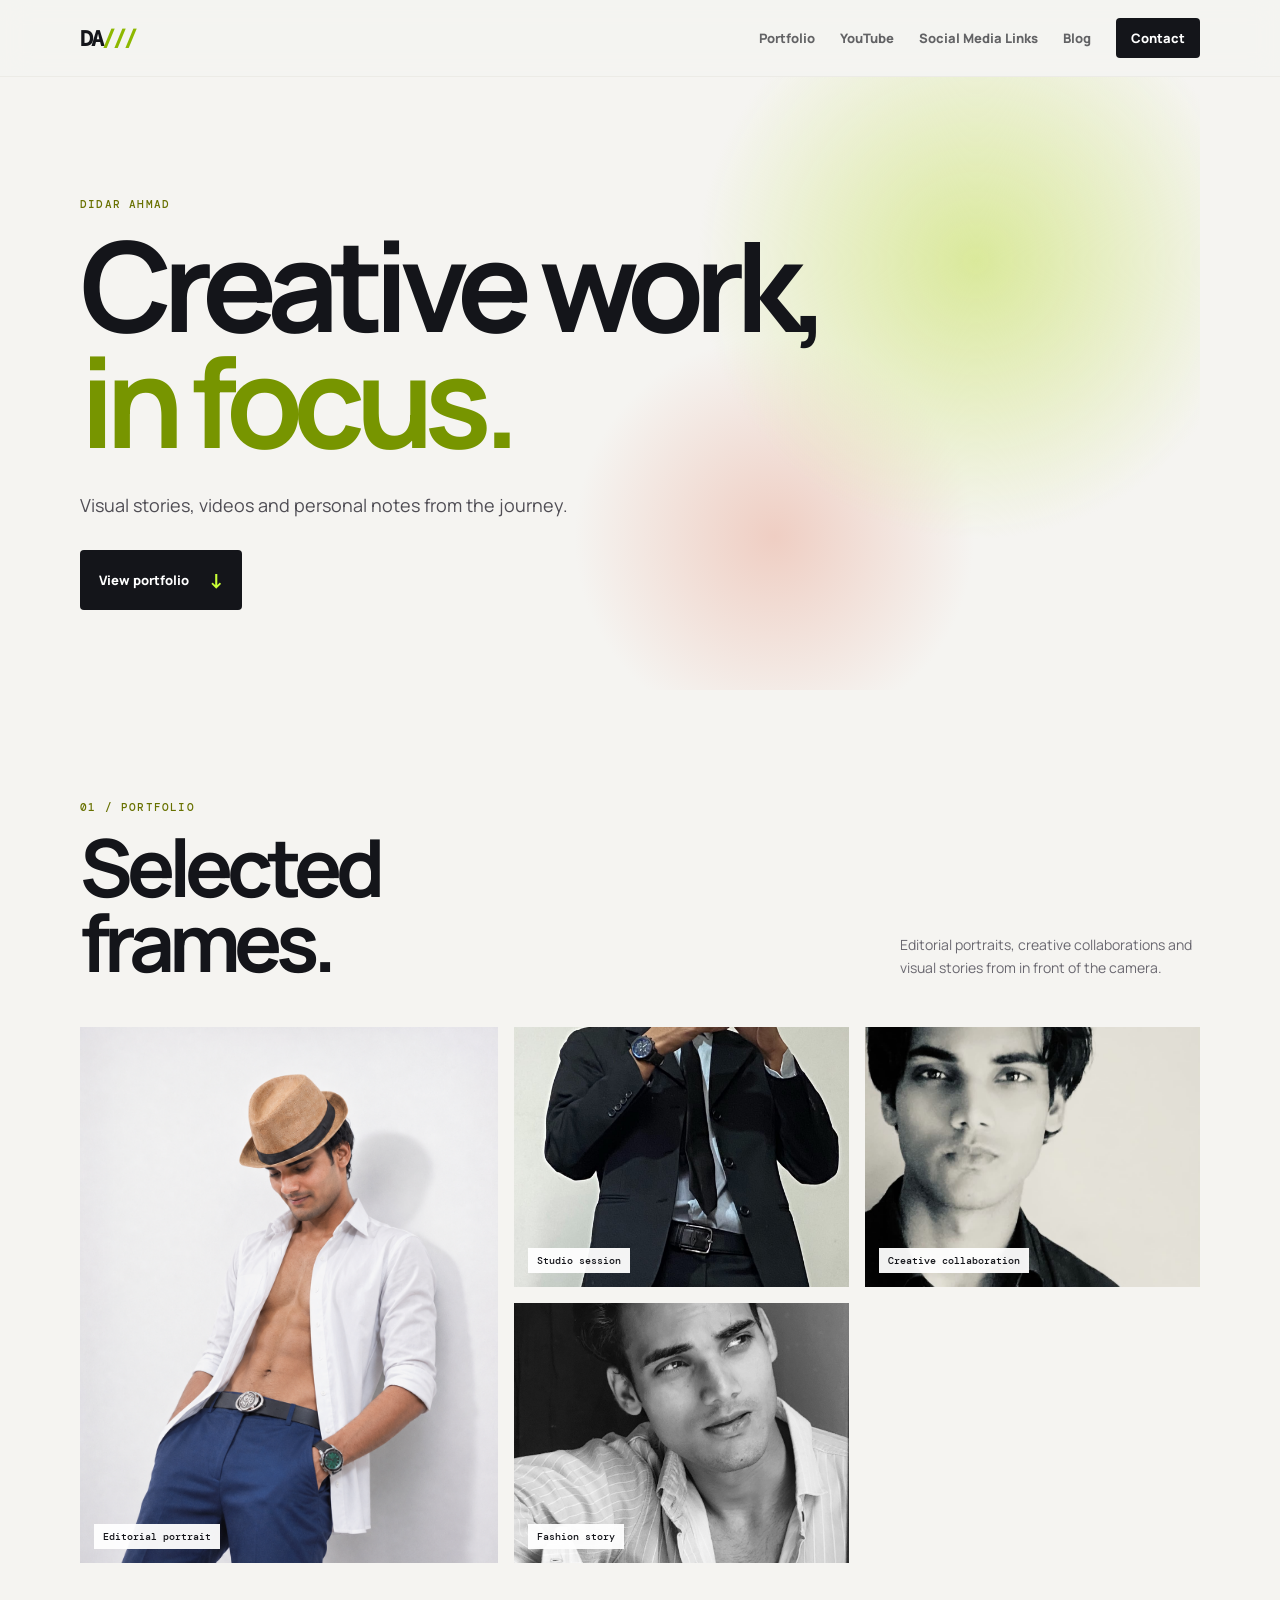
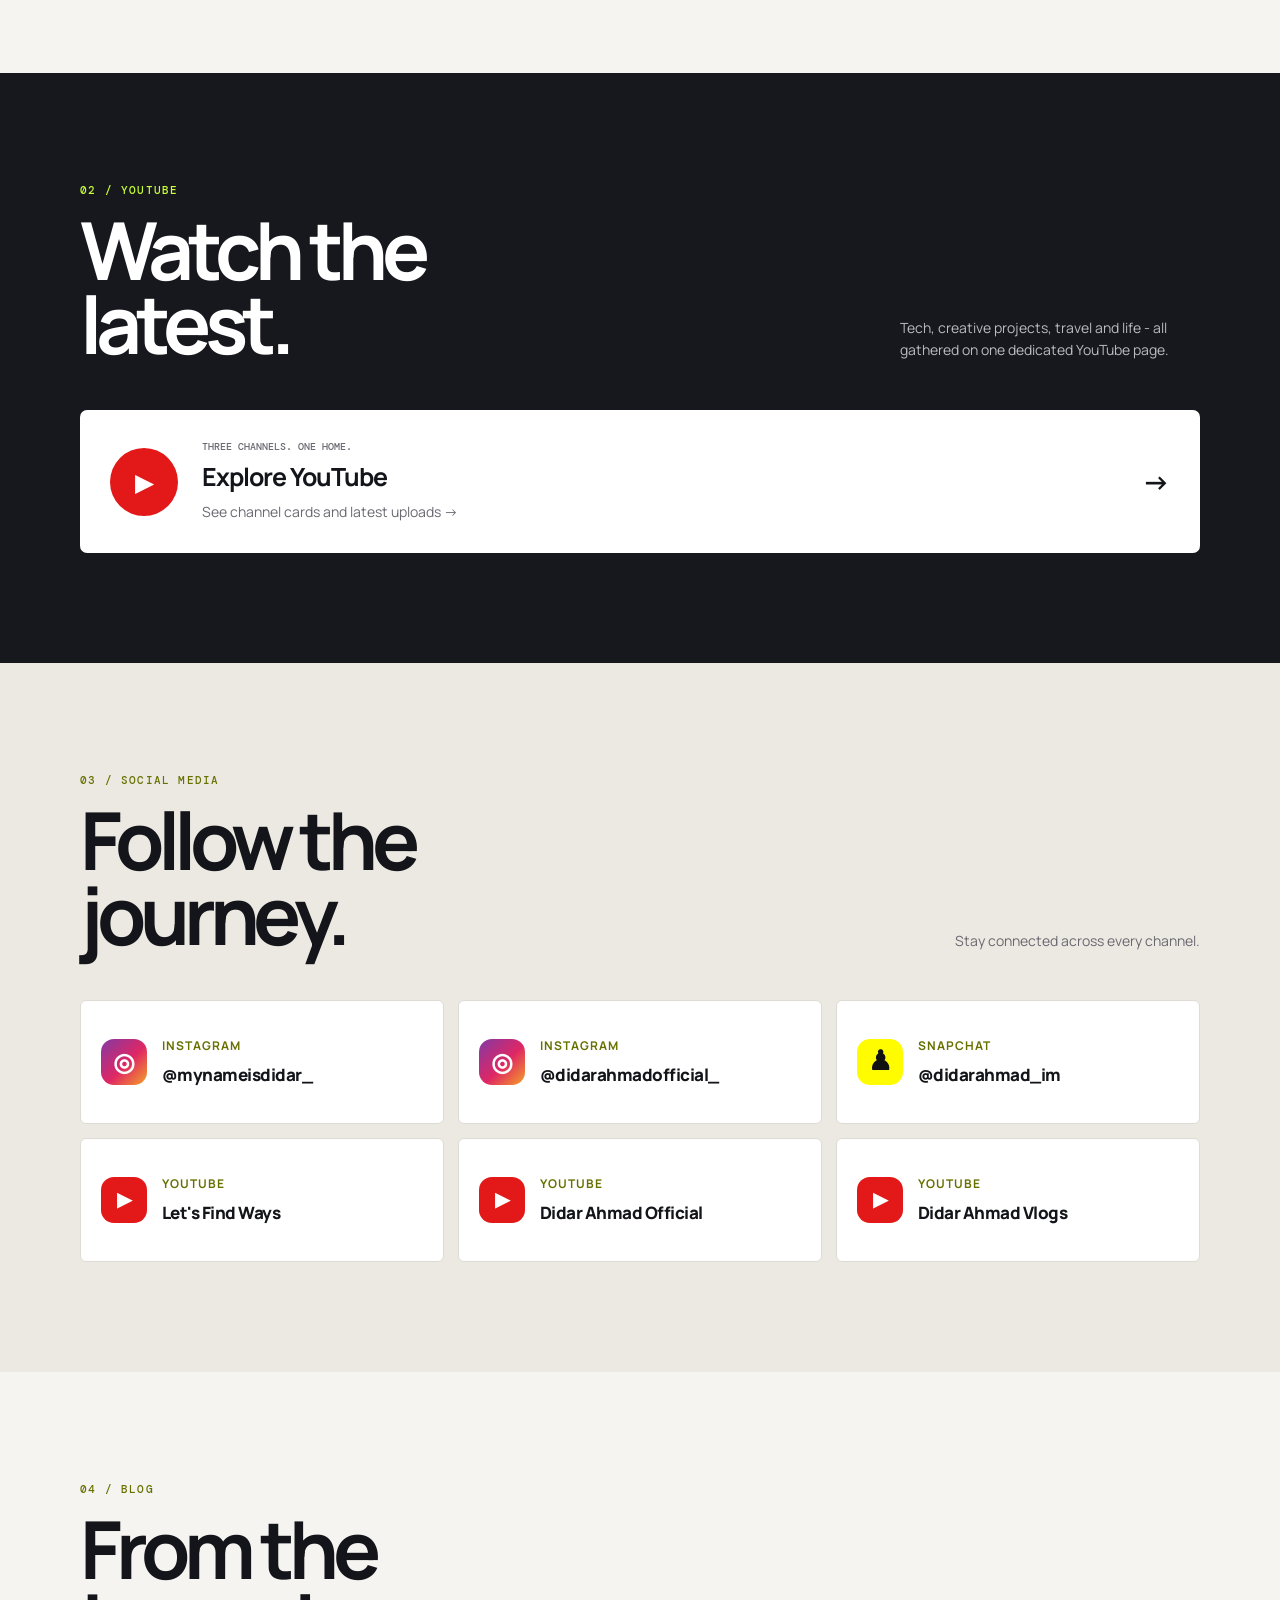
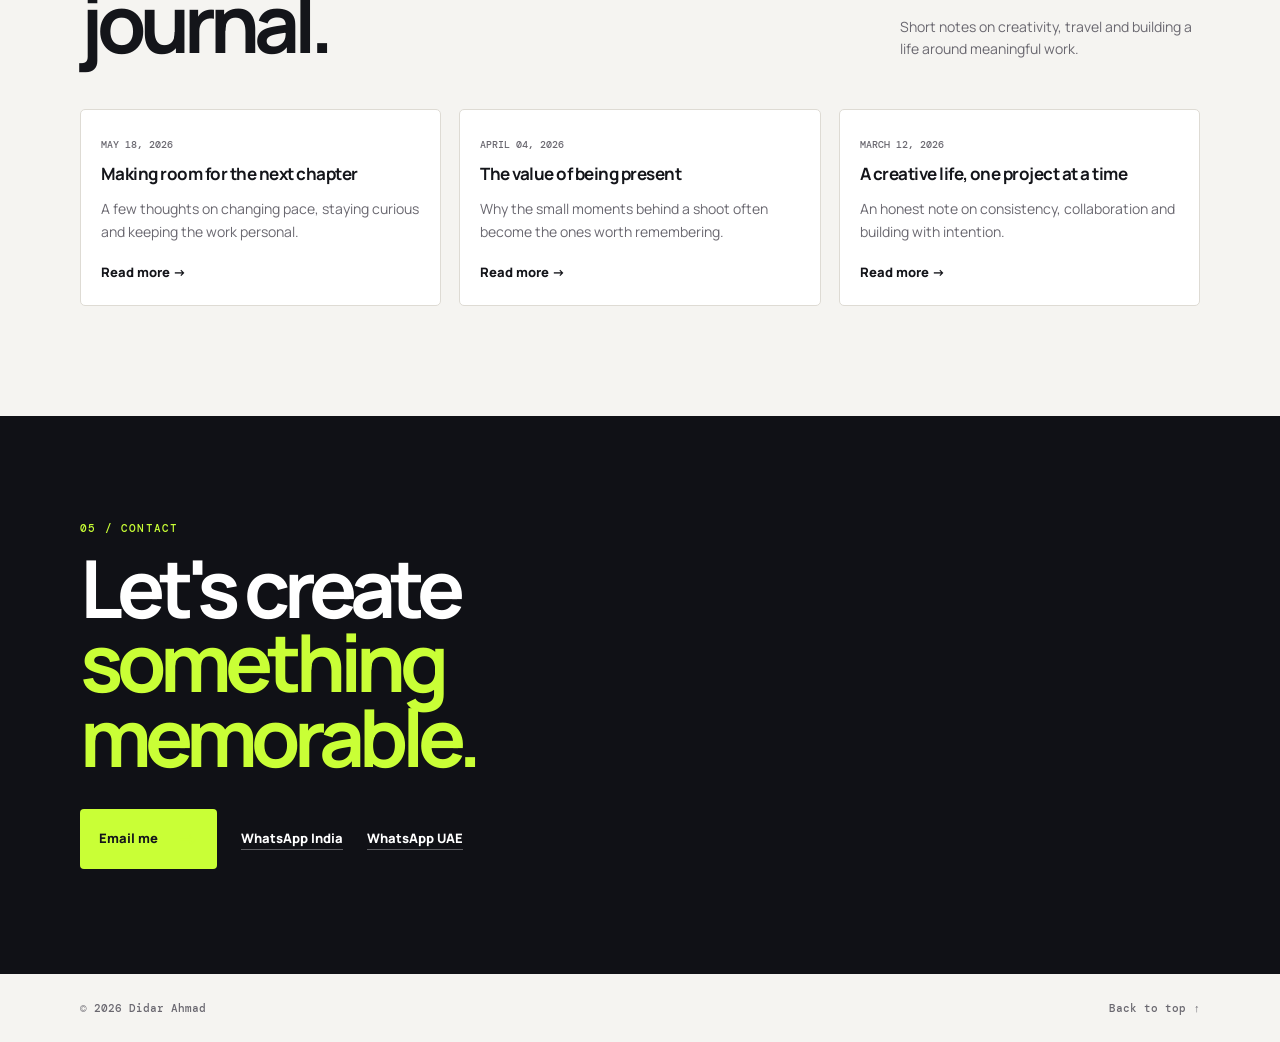
<file: index.html>
<!doctype html>
<html lang="en">
<head>
  <meta charset="utf-8">
  <meta name="viewport" content="width=device-width, initial-scale=1">
  <meta name="description" content="Official portfolio of Didar Ahmad - YouTube, social media and blog updates.">
  <meta name="robots" content="index, follow">
  <link rel="canonical" href="https://didarahmad.com/">
  <meta property="og:title" content="Didar Ahmad | Portfolio">
  <meta property="og:description" content="Official portfolio of Didar Ahmad - YouTube, social media and blog updates.">
  <meta property="og:url" content="https://didarahmad.com/">
  <meta property="og:type" content="website">
  <title>Didar Ahmad | Portfolio</title>
  <link rel="preconnect" href="https://fonts.googleapis.com">
  <link rel="preconnect" href="https://fonts.gstatic.com" crossorigin>
  <link href="https://fonts.googleapis.com/css2?family=DM+Mono:wght@400;500&family=Manrope:wght@400;500;600;700;800&display=swap" rel="stylesheet">
  <link rel="stylesheet" href="styles.css">
</head>
<body>
  <header class="header"><nav class="nav wrap">
    <a class="brand" href="#top" aria-label="Didar Ahmad home">DA<span>///</span></a>
    <button class="menu-button" aria-label="Toggle navigation" aria-expanded="false">Menu</button>
    <div class="links"><a href="#portfolio">Portfolio</a><a href="youtube.html">YouTube</a><a href="#social">Social Media Links</a><a href="#blog">Blog</a><a class="contact-link" href="#contact">Contact</a></div>
  </nav></header>

  <main id="top">
    <section class="hero wrap"><p class="eyebrow">Didar Ahmad</p><h1>Creative work,<br><em>in focus.</em></h1><p class="intro">Visual stories, videos and personal notes from the journey.</p><a class="button" href="#portfolio">View portfolio <span>&darr;</span></a></section>

    <section id="portfolio" class="section wrap"><div class="section-head"><div><p class="eyebrow">01 / Portfolio</p><h2>Selected<br>frames.</h2></div><p class="side-copy">Editorial portraits, creative collaborations and visual stories from in front of the camera.</p></div><div class="gallery"><figure class="gallery-feature"><img src="images/modeling-01.jpg" alt="Didar Ahmad editorial portrait"><figcaption>Editorial portrait</figcaption></figure><figure><img src="images/modeling-02.jpg" alt="Didar Ahmad portfolio portrait"><figcaption>Studio session</figcaption></figure><figure><img src="images/modeling-03.jpg" alt="Didar Ahmad creative collaboration"><figcaption>Creative collaboration</figcaption></figure><figure><img src="images/modeling-04.jpg" alt="Didar Ahmad fashion portrait"><figcaption>Fashion story</figcaption></figure></div></section>

    <section id="youtube" class="section dark"><div class="wrap"><div class="section-head"><div><p class="eyebrow">02 / YouTube</p><h2>Watch the<br>latest.</h2></div><p class="side-copy">Tech, creative projects, travel and life - all gathered on one dedicated YouTube page.</p></div><a class="youtube-feature" href="youtube.html"><span class="youtube-feature-icon">&#9654;</span><span><small>Three channels. One home.</small><strong>Explore YouTube</strong><em>See channel cards and latest uploads &rarr;</em></span><b>&rarr;</b></a></div></section>

    <section id="social" class="section pale"><div class="wrap"><div class="section-head"><div><p class="eyebrow">03 / Social media</p><h2>Follow the<br>journey.</h2></div><p class="side-copy">Stay connected across every channel.</p></div><div class="social-links-grid"><a href="https://www.instagram.com/mynameisdidar_/" target="_blank" rel="noopener"><i class="social-icon instagram" aria-hidden="true">◎</i><div><b>Instagram</b><span>@mynameisdidar_</span></div></a><a href="https://www.instagram.com/didarahmadofficial_/" target="_blank" rel="noopener"><i class="social-icon instagram" aria-hidden="true">◎</i><div><b>Instagram</b><span>@didarahmadofficial_</span></div></a><a href="https://www.snapchat.com/@didarahmad_im" target="_blank" rel="noopener"><i class="social-icon snapchat" aria-hidden="true">♟</i><div><b>Snapchat</b><span>@didarahmad_im</span></div></a><a href="https://www.youtube.com/@letsfindways" target="_blank" rel="noopener"><i class="social-icon youtube" aria-hidden="true">▶</i><div><b>YouTube</b><span>Let's Find Ways</span></div></a><a href="https://www.youtube.com/@DidarAhmadofficial" target="_blank" rel="noopener"><i class="social-icon youtube" aria-hidden="true">▶</i><div><b>YouTube</b><span>Didar Ahmad Official</span></div></a><a href="https://www.youtube.com/@DidarAhmad_vlogs" target="_blank" rel="noopener"><i class="social-icon youtube" aria-hidden="true">▶</i><div><b>YouTube</b><span>Didar Ahmad Vlogs</span></div></a></div></div></section>

    <section id="blog" class="section wrap"><div class="section-head"><div><p class="eyebrow">04 / Blog</p><h2>From the<br>journal.</h2></div><p class="side-copy">Short notes on creativity, travel and building a life around meaningful work.</p></div><div id="post-grid" class="post-grid"></div></section>

    <section id="contact" class="contact-section"><div class="wrap"><p class="eyebrow">05 / Contact</p><h2>Let's create<br><em>something memorable.</em></h2><div class="contact-actions"><a class="button" href="mailto:info@didarahmad.com">Email me <span>&rarr;</span></a><a class="contact-text" href="https://wa.me/918368882312" target="_blank" rel="noopener">WhatsApp India</a><a class="contact-text" href="https://wa.me/971526645732" target="_blank" rel="noopener">WhatsApp UAE</a></div></div></section>
  </main>
  <footer class="footer wrap"><span>&copy; <span id="year"></span> Didar Ahmad</span><a href="#top">Back to top &uarr;</a></footer>
  <script src="app.js"></script>
</body>
</html>
</file>
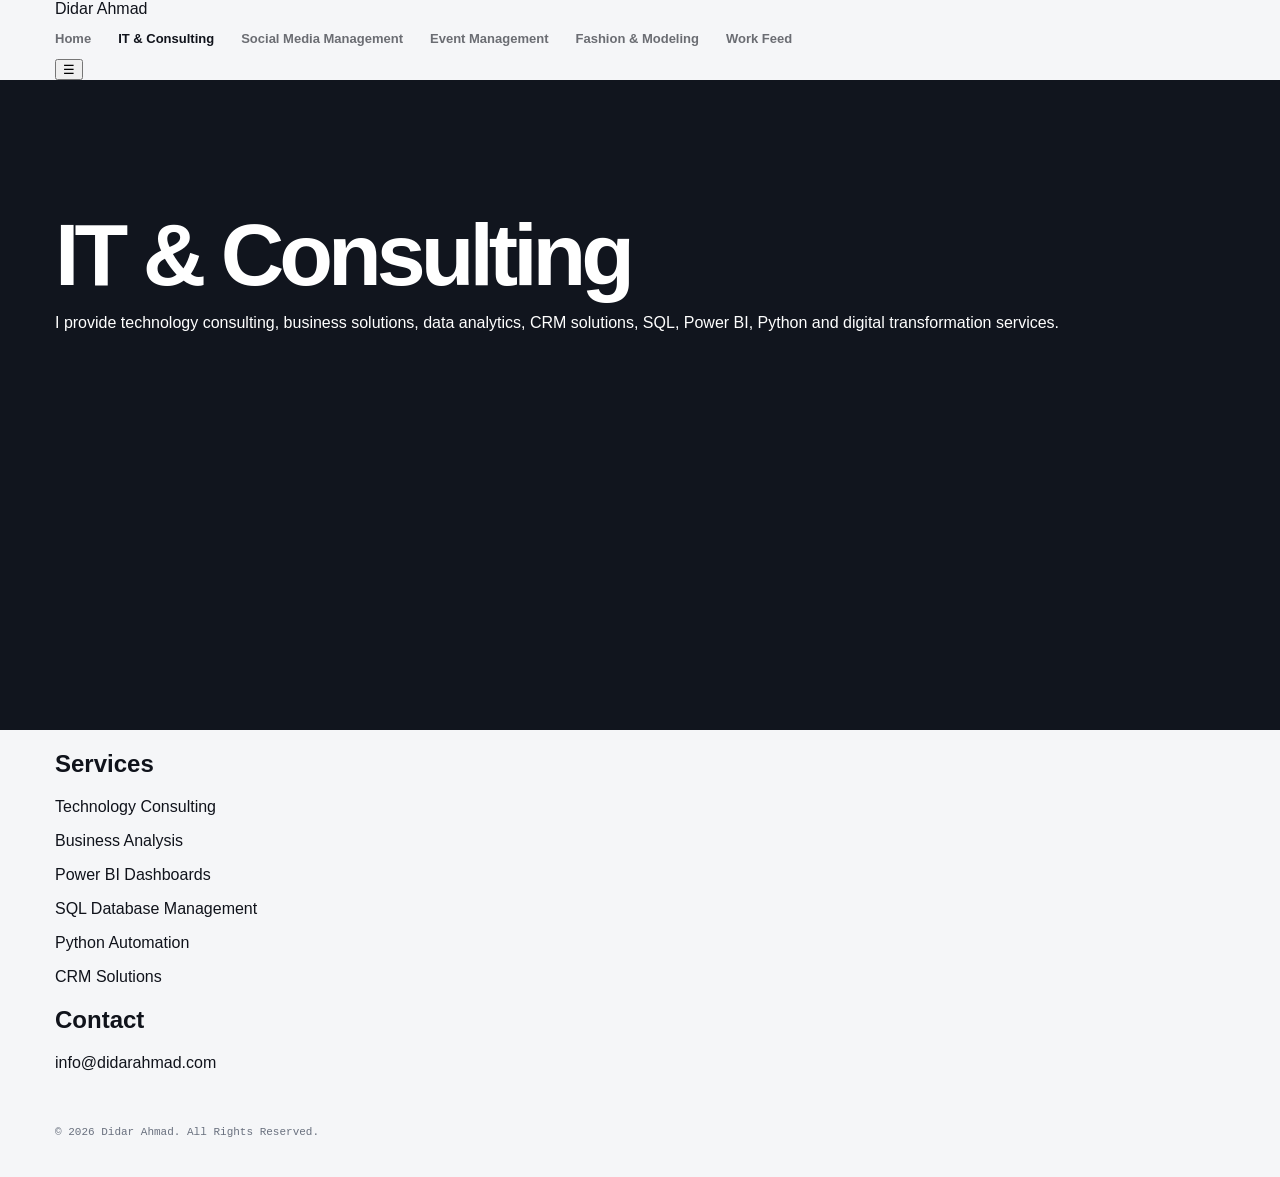
<file: consulting.html>
<!DOCTYPE html>
<html lang="en">

<head>

    <meta charset="UTF-8">
    <meta name="viewport" content="width=device-width, initial-scale=1.0">

    <title>IT & Consulting | Didar Ahmad</title>

    <link rel="icon" type="image/svg+xml" href="favicon.svg?v=1">
    <link rel="alternate icon" href="favicon.svg?v=1">
    <meta name="theme-color" content="#667eea">
    <link rel="stylesheet" href="css/style.css">

</head>

<body>

<header class="header">

    <div class="container">

        <nav class="navbar">

            <a href="index.html" class="logo">

                Didar Ahmad

            </a>

            <ul class="nav-links" id="navLinks">

                <li><a href="index.html">Home</a></li>

                <li><a href="consulting.html" class="active">IT & Consulting</a></li>

                <li><a href="social-media.html">Social Media Management</a></li>

                <li><a href="event-management.html">Event Management</a></li>

                <li><a href="modeling.html">Fashion & Modeling</a></li>

            </ul>

            <button class="menu-toggle" id="menuToggle">☰</button>

        </nav>

    </div>

</header>

<section class="hero">

    <div class="container hero-content">

        <div class="hero-text">

            <h1>IT & Consulting</h1>

            <p>

                I provide technology consulting, business solutions,
                data analytics, CRM solutions, SQL, Power BI,
                Python and digital transformation services.

            </p>

        </div>

    </div>

</section>

<section class="about">

    <div class="container">

        <h2>Services</h2>

        <p>Technology Consulting</p>
        <p>Business Analysis</p>
        <p>Power BI Dashboards</p>
        <p>SQL Database Management</p>
        <p>Python Automation</p>
        <p>CRM Solutions</p>

    </div>

</section>

<section class="contact">

    <div class="container">

        <h2>Contact</h2>

        <p>info@didarahmad.com</p>

    </div>

</section>

<footer class="footer">

    <div class="container">

        <p>© 2026 Didar Ahmad. All Rights Reserved.</p>

    </div>

</footer>

<script src="js/script.js"></script>

</body>

</html>
</file>
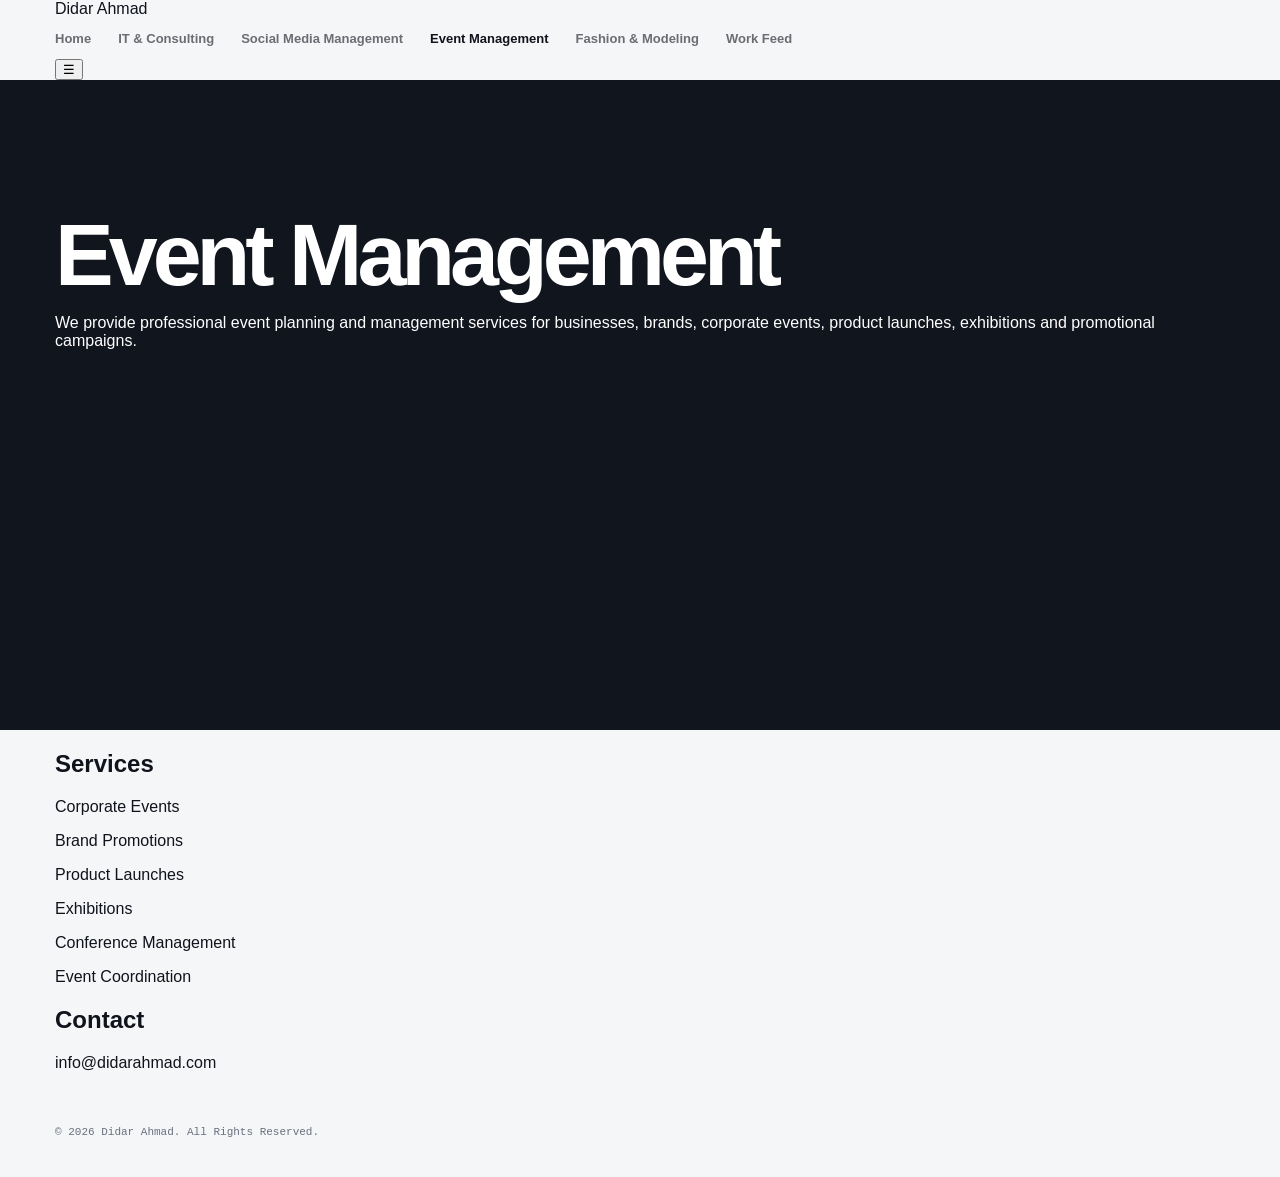
<file: event-management.html>
<!DOCTYPE html>
<html lang="en">

<head>

    <meta charset="UTF-8">
    <meta name="viewport" content="width=device-width, initial-scale=1.0">

    <title>Event Management | Didar Ahmad</title>

    <link rel="icon" type="image/svg+xml" href="favicon.svg?v=1">
    <link rel="alternate icon" href="favicon.svg?v=1">
    <meta name="theme-color" content="#667eea">
    <link rel="stylesheet" href="css/style.css">

</head>

<body>

<header class="header">

    <div class="container">

        <nav class="navbar">

            <a href="index.html" class="logo">
                Didar Ahmad
            </a>

            <ul class="nav-links" id="navLinks">

                <li><a href="index.html">Home</a></li>

                <li><a href="consulting.html">IT & Consulting</a></li>

                <li><a href="social-media.html">Social Media Management</a></li>

                <li><a href="event-management.html" class="active">Event Management</a></li>

                <li><a href="modeling.html">Fashion & Modeling</a></li>

            </ul>

            <button class="menu-toggle" id="menuToggle">☰</button>

        </nav>

    </div>

</header>

<section class="hero">

    <div class="container hero-content">

        <div class="hero-text">

            <h1>Event Management</h1>

            <p>

                We provide professional event planning and management services
                for businesses, brands, corporate events, product launches,
                exhibitions and promotional campaigns.

            </p>

        </div>

    </div>

</section>

<section class="about">

    <div class="container">

        <h2>Services</h2>

        <p>Corporate Events</p>
        <p>Brand Promotions</p>
        <p>Product Launches</p>
        <p>Exhibitions</p>
        <p>Conference Management</p>
        <p>Event Coordination</p>

    </div>

</section>

<section class="contact">

    <div class="container">

        <h2>Contact</h2>

        <p>info@didarahmad.com</p>

    </div>

</section>

<footer class="footer">

    <div class="container">

        <p>© 2026 Didar Ahmad. All Rights Reserved.</p>

    </div>

</footer>

<script src="js/script.js"></script>

</body>

</html>
</file>
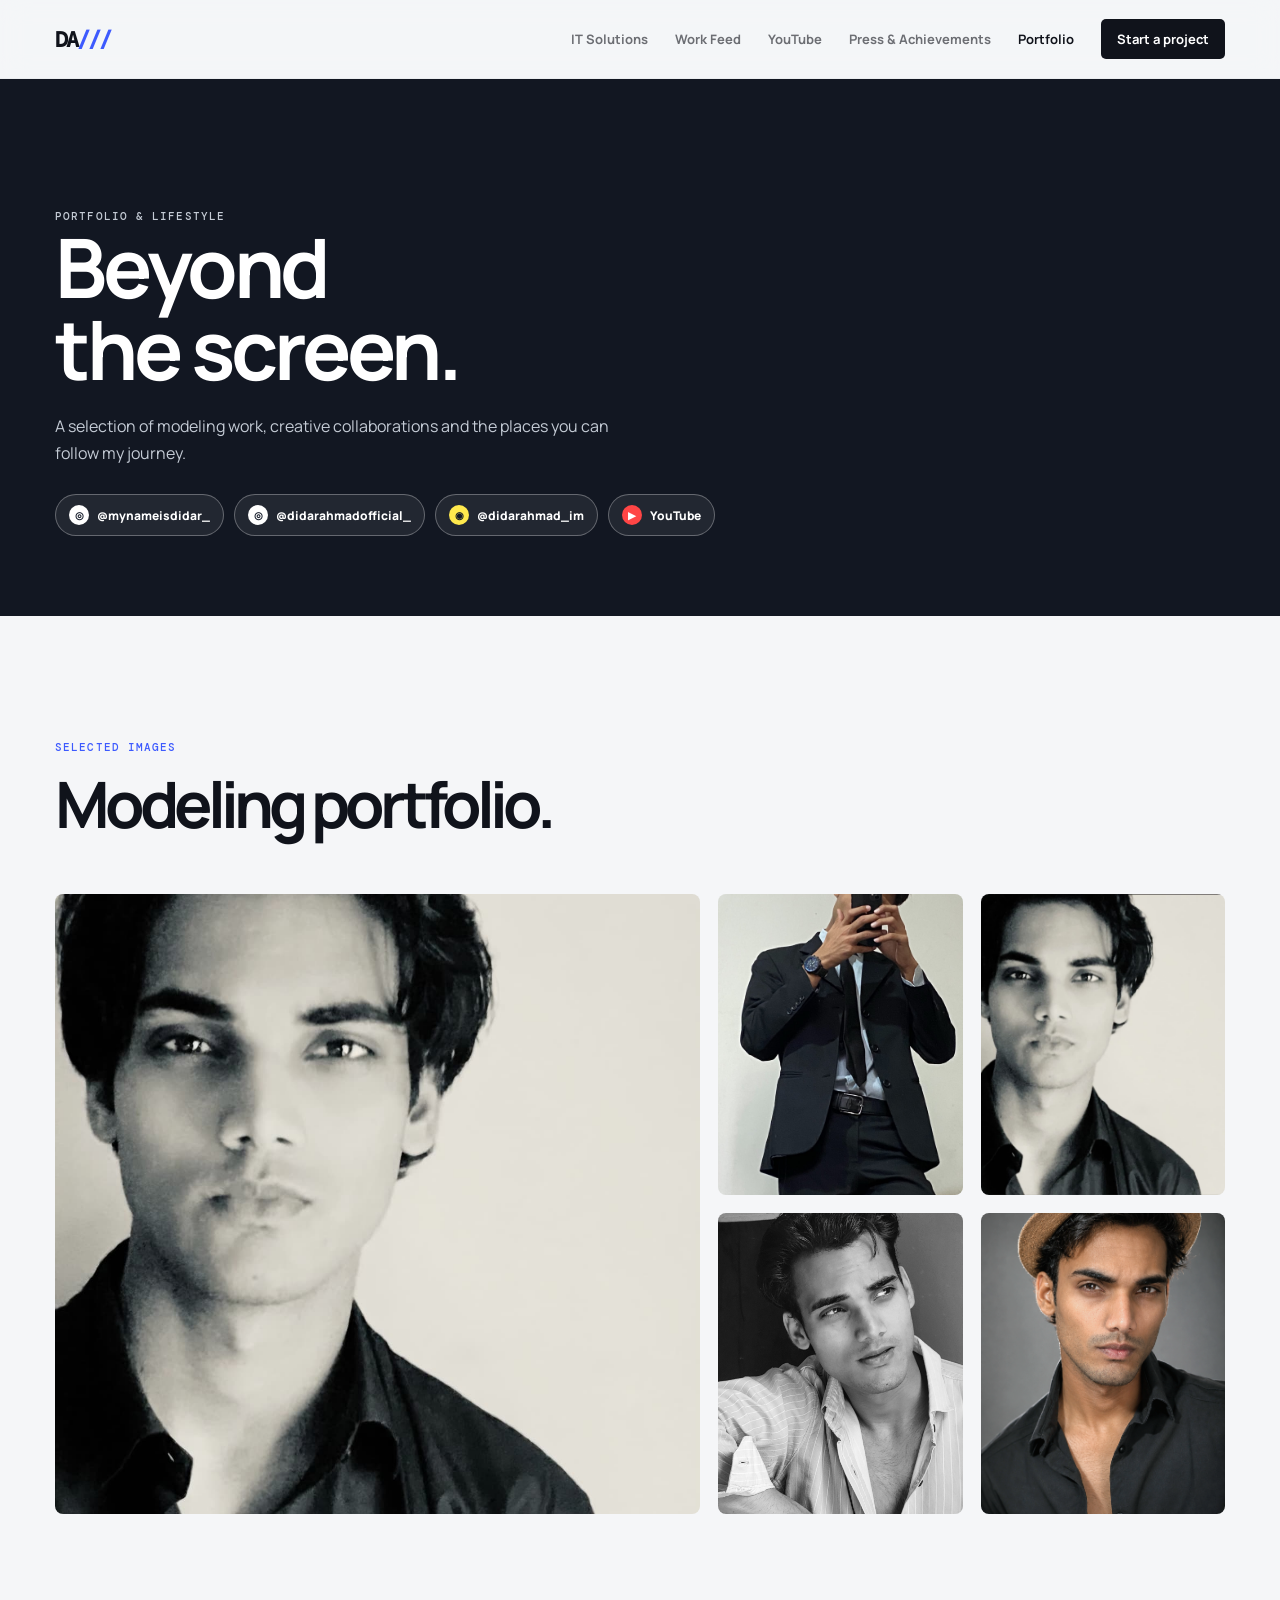
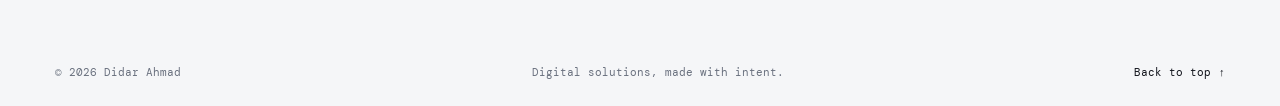
<file: portfolio.html>
<!doctype html><html lang="en"><head><meta charset="utf-8"><meta name="viewport" content="width=device-width,initial-scale=1"><meta name="description" content="Portfolio and social links for Didar Ahmad."><title>Didar Ahmad — Portfolio</title><link rel="icon" type="image/svg+xml" href="favicon.svg?v=1"><link rel="alternate icon" href="favicon.svg?v=1"><meta name="theme-color" content="#667eea"><link rel="preconnect" href="https://fonts.googleapis.com"><link rel="preconnect" href="https://fonts.gstatic.com" crossorigin><link href="https://fonts.googleapis.com/css2?family=DM+Mono:wght@400;500&family=Manrope:wght@400;500;600;700;800&display=swap" rel="stylesheet"><link rel="stylesheet" href="css/refined.css"></head><body><header class="site-header"><nav class="nav container"><a class="brand" href="index.html">DA<span>///</span></a><button class="nav-toggle" aria-label="Open menu" aria-expanded="false">☰</button><ul class="nav-links"><li><a href="index.html">IT Solutions</a></li><li><a href="youtube.html">YouTube</a></li><li><a href="press-releases.html">Press & Achievements</a></li><li><a class="active" href="portfolio.html">Portfolio</a></li><li><a class="nav-cta" href="mailto:info@didarahmad.com">Start a project</a></li></ul></nav></header><main><section class="page-hero"><div class="container"><p class="eyebrow">Portfolio & lifestyle</p><h1>Beyond<br>the screen.</h1><p>A selection of modeling work, creative collaborations and the places you can follow my journey.</p><div class="portfolio-socials"><a class="social-pill" href="https://www.instagram.com/mynameisdidar_/" target="_blank" rel="noopener"><b>◎</b>@mynameisdidar_</a><a class="social-pill" href="https://www.instagram.com/didarahmadofficial_/" target="_blank" rel="noopener"><b>◎</b>@didarahmadofficial_</a><a class="social-pill snap" href="https://www.snapchat.com/@didarahmad_im" target="_blank" rel="noopener"><b>◉</b>@didarahmad_im</a><a class="social-pill youtube" href="youtube.html"><b>▶</b>YouTube</a></div></div></section><section class="section container"><div class="section-heading"><p class="eyebrow">Selected images</p><h2>Modeling portfolio.</h2></div><div class="portfolio-grid"><img class="model-main" src="images/Modeling.jpg" alt="Didar Ahmad modeling portfolio"><div class="model-grid"><img src="images/Model1.jpeg" alt="Modeling portfolio image"><img src="images/Model2.png" alt="Modeling portfolio image"><img src="images/Model3.jpg" alt="Modeling portfolio image"><img src="images/Model4.jpg" alt="Modeling portfolio image"></div></div></section></main><footer class="footer container"><span>© 2026 Didar Ahmad</span><span>Digital solutions, made with intent.</span><a href="#top">Back to top ↑</a></footer><script src="js/script.js"></script></body></html>
</file>
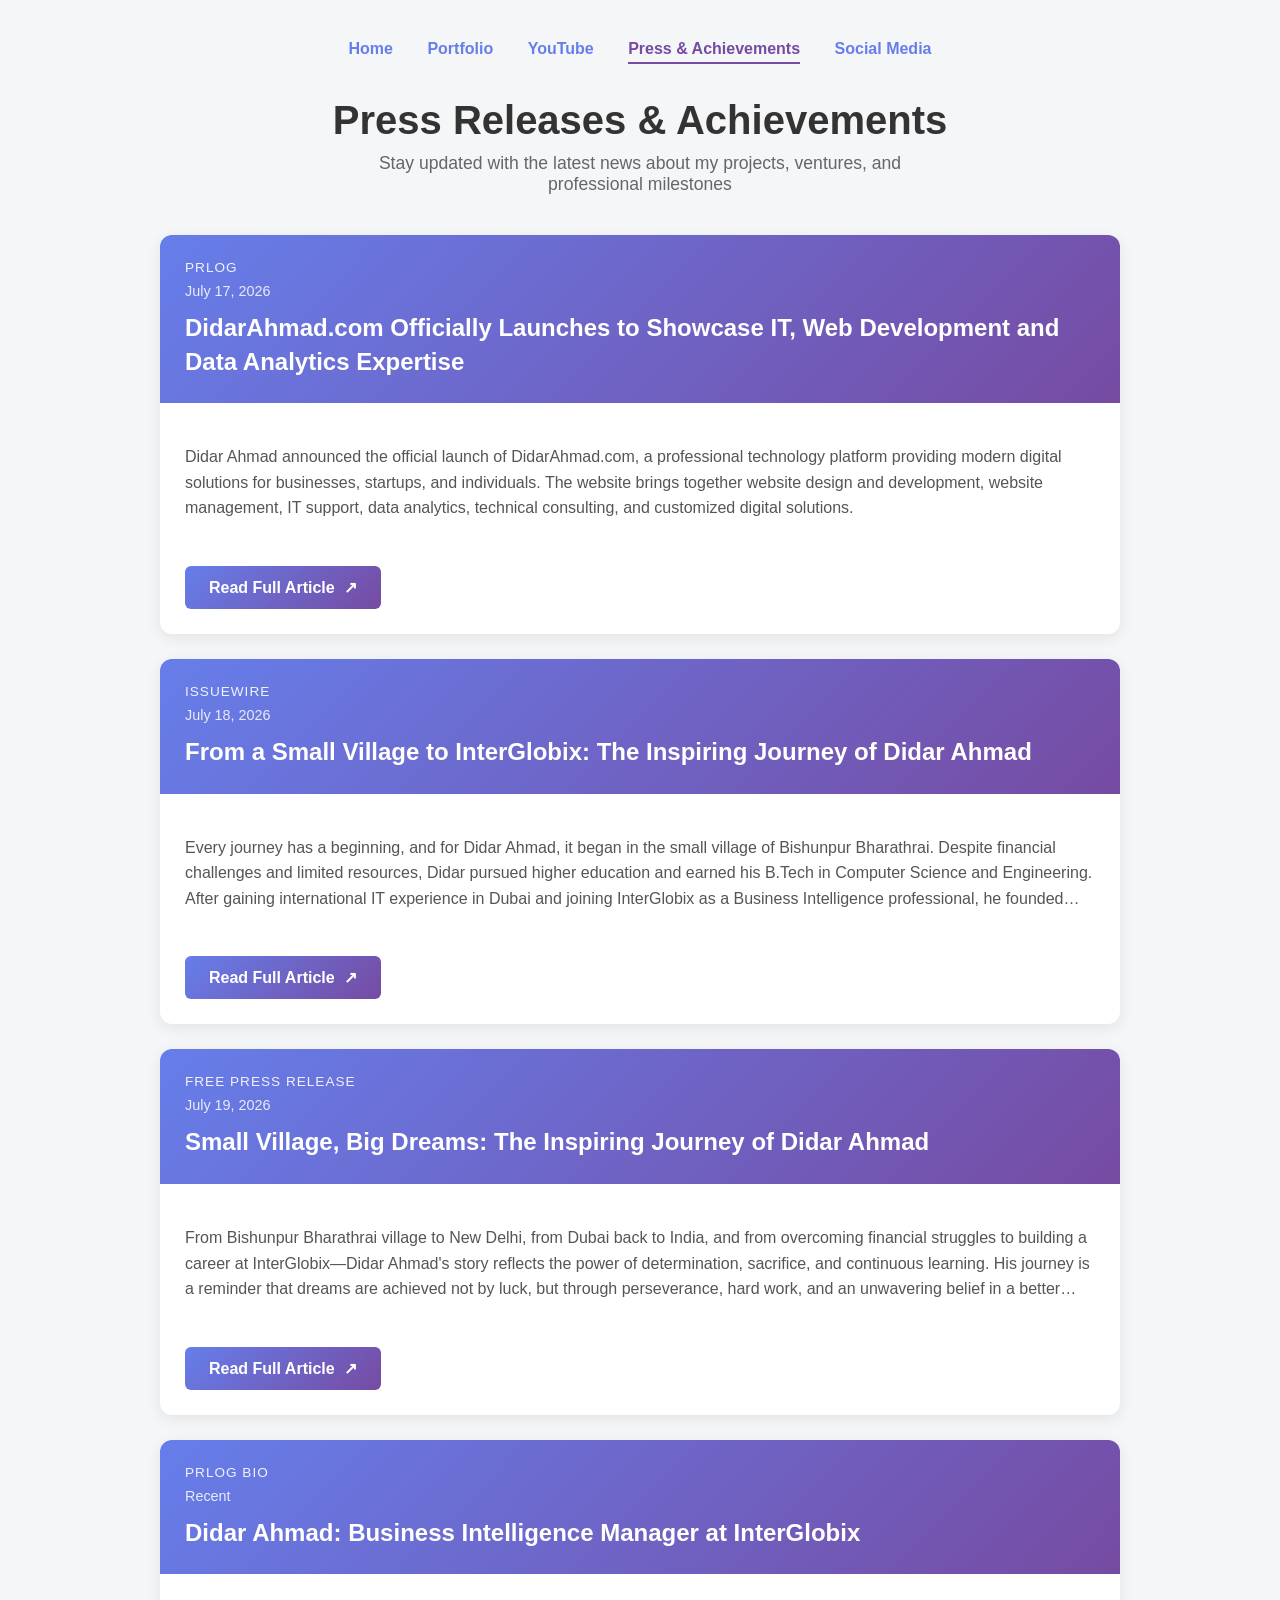
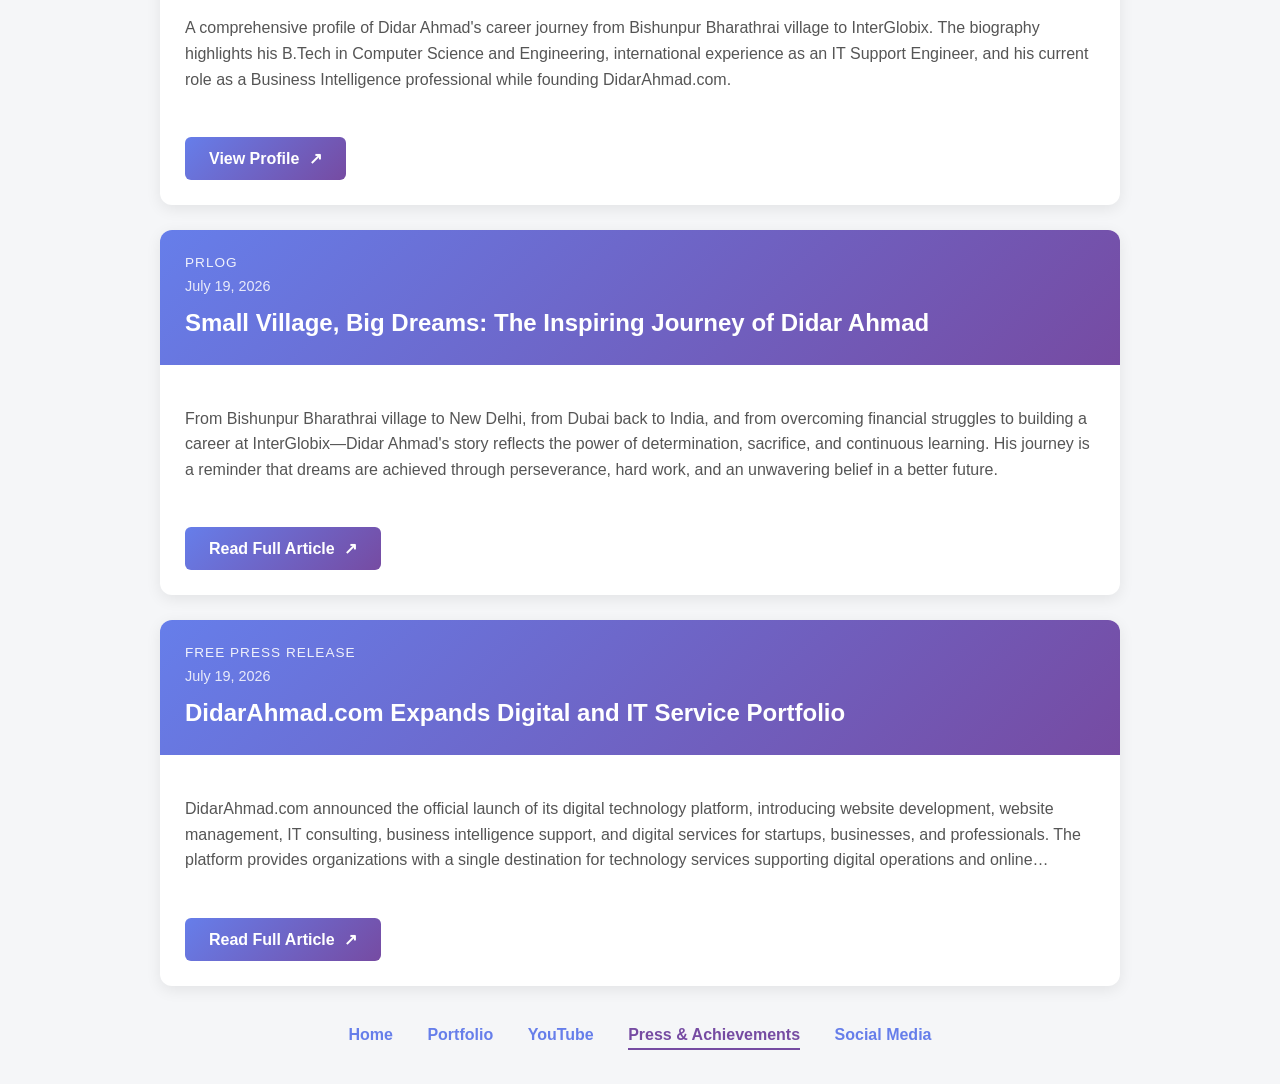
<file: press-releases.html>
<!DOCTYPE html>
<html lang="en">
<head>
    <meta charset="UTF-8">
    <meta name="viewport" content="width=device-width, initial-scale=1.0">
    <title>Press Releases & Achievements - Didar Ahmad</title>
    <link rel="icon" type="image/svg+xml" href="favicon.svg?v=1">
    <link rel="alternate icon" href="favicon.svg?v=1">
    <meta name="theme-color" content="#667eea">
    <link rel="stylesheet" href="css/refined.css">
    <style>
        .press-header {
            text-align: center;
            margin: 40px 0;
        }

        .press-header h1 {
            font-size: 2.5rem;
            color: #333;
            margin-bottom: 10px;
            font-weight: 700;
        }

        .press-header p {
            font-size: 1.1rem;
            color: #666;
            max-width: 600px;
            margin: 0 auto;
        }

        .press-container {
            max-width: 1000px;
            margin: 40px auto;
            padding: 0 20px;
        }

        .press-card {
            background: white;
            border-radius: 12px;
            overflow: hidden;
            margin-bottom: 25px;
            box-shadow: 0 4px 15px rgba(0, 0, 0, 0.08);
            transition: transform 0.3s ease, box-shadow 0.3s ease;
            display: flex;
            flex-direction: column;
        }

        .press-card:hover {
            transform: translateY(-5px);
            box-shadow: 0 8px 25px rgba(0, 0, 0, 0.12);
        }

        .press-card-header {
            padding: 25px;
            background: linear-gradient(135deg, #667eea 0%, #764ba2 100%);
            color: white;
        }

        .press-publication {
            font-size: 0.85rem;
            opacity: 0.9;
            text-transform: uppercase;
            letter-spacing: 1px;
            margin-bottom: 8px;
        }

        .press-date {
            font-size: 0.9rem;
            opacity: 0.85;
            margin-bottom: 12px;
        }

        .press-card-title {
            font-size: 1.5rem;
            font-weight: 700;
            margin: 0;
            line-height: 1.4;
        }

        .press-card-body {
            padding: 25px;
            flex-grow: 1;
        }

        .press-description {
            font-size: 1rem;
            color: #555;
            line-height: 1.6;
            margin-bottom: 20px;
            display: -webkit-box;
            -webkit-line-clamp: 3;
            -webkit-box-orient: vertical;
            overflow: hidden;
        }

        .press-card-footer {
            padding: 0 25px 25px;
            display: flex;
            gap: 10px;
            align-items: center;
        }

        .press-link {
            display: inline-block;
            padding: 12px 24px;
            background: linear-gradient(135deg, #667eea 0%, #764ba2 100%);
            color: white;
            text-decoration: none;
            border-radius: 6px;
            font-weight: 600;
            transition: opacity 0.3s ease, transform 0.2s ease;
            border: none;
            cursor: pointer;
            font-size: 1rem;
        }

        .press-link:hover {
            opacity: 0.9;
            transform: scale(1.02);
        }

        .press-link-external::after {
            content: " ↗";
            margin-left: 5px;
        }

        @media (max-width: 768px) {
            .press-header h1 {
                font-size: 2rem;
            }

            .press-card {
                flex-direction: column;
            }

            .press-card-title {
                font-size: 1.3rem;
            }

            .press-container {
                padding: 0 15px;
            }
        }

        .navigation {
            text-align: center;
            margin: 40px 0;
        }

        .navigation a {
            margin: 0 15px;
            text-decoration: none;
            color: #667eea;
            font-weight: 600;
            transition: color 0.3s ease;
        }

        .navigation a:hover {
            color: #764ba2;
        }
    </style>
</head>
<body>
    <div class="navigation">
        <a href="index.html">Home</a>
        <a href="portfolio.html">Portfolio</a>
        <a href="youtube.html">YouTube</a>
        <a href="press-releases.html" style="color: #764ba2; border-bottom: 2px solid #764ba2; padding-bottom: 5px;">Press & Achievements</a>
        <a href="social-media.html">Social Media</a>
    </div>

    <div class="press-header">
        <h1>Press Releases & Achievements</h1>
        <p>Stay updated with the latest news about my projects, ventures, and professional milestones</p>
    </div>

    <div class="press-container">
        <!-- Press Release 1 -->
        <div class="press-card">
            <div class="press-card-header">
                <div class="press-publication">PRLog</div>
                <div class="press-date">July 17, 2026</div>
                <h2 class="press-card-title">DidarAhmad.com Officially Launches to Showcase IT, Web Development and Data Analytics Expertise</h2>
            </div>
            <div class="press-card-body">
                <p class="press-description">
                    Didar Ahmad announced the official launch of DidarAhmad.com, a professional technology platform providing modern digital solutions for businesses, startups, and individuals. The website brings together website design and development, website management, IT support, data analytics, technical consulting, and customized digital solutions.
                </p>
            </div>
            <div class="press-card-footer">
                <a href="https://www.prlog.org/13159123-didarahmadcom-officially-launches-to-showcase-it-web-development-and-data-analytics-expertise.html" target="_blank" class="press-link press-link-external">Read Full Article</a>
            </div>
        </div>

        <!-- Press Release 2 -->
        <div class="press-card">
            <div class="press-card-header">
                <div class="press-publication">Issuewire</div>
                <div class="press-date">July 18, 2026</div>
                <h2 class="press-card-title">From a Small Village to InterGlobix: The Inspiring Journey of Didar Ahmad</h2>
            </div>
            <div class="press-card-body">
                <p class="press-description">
                    Every journey has a beginning, and for Didar Ahmad, it began in the small village of Bishunpur Bharathrai. Despite financial challenges and limited resources, Didar pursued higher education and earned his B.Tech in Computer Science and Engineering. After gaining international IT experience in Dubai and joining InterGlobix as a Business Intelligence professional, he founded DidarAhmad.com.
                </p>
            </div>
            <div class="press-card-footer">
                <a href="https://www.issuewire.com/from-a-small-village-to-interglobix-the-inspiring-journey-of-didar-ahmad-1871019848721658" target="_blank" class="press-link press-link-external">Read Full Article</a>
            </div>
        </div>

        <!-- Press Release 3 -->
        <div class="press-card">
            <div class="press-card-header">
                <div class="press-publication">Free Press Release</div>
                <div class="press-date">July 19, 2026</div>
                <h2 class="press-card-title">Small Village, Big Dreams: The Inspiring Journey of Didar Ahmad</h2>
            </div>
            <div class="press-card-body">
                <p class="press-description">
                    From Bishunpur Bharathrai village to New Delhi, from Dubai back to India, and from overcoming financial struggles to building a career at InterGlobix—Didar Ahmad's story reflects the power of determination, sacrifice, and continuous learning. His journey is a reminder that dreams are achieved not by luck, but through perseverance, hard work, and an unwavering belief in a better future.
                </p>
            </div>
            <div class="press-card-footer">
                <a href="https://www.prlog.org/13159246-small-village-big-dreams-the-inspiring-journey-of-didar-ahmad.html" target="_blank" class="press-link press-link-external">Read Full Article</a>
            </div>
        </div>

        <!-- Press Release 4 -->
        <div class="press-card">
            <div class="press-card-header">
                <div class="press-publication">PRLog Bio</div>
                <div class="press-date">Recent</div>
                <h2 class="press-card-title">Didar Ahmad: Business Intelligence Manager at InterGlobix</h2>
            </div>
            <div class="press-card-body">
                <p class="press-description">
                    A comprehensive profile of Didar Ahmad's career journey from Bishunpur Bharathrai village to InterGlobix. The biography highlights his B.Tech in Computer Science and Engineering, international experience as an IT Support Engineer, and his current role as a Business Intelligence professional while founding DidarAhmad.com.
                </p>
            </div>
            <div class="press-card-footer">
                <a href="https://bio.prlog.org/Didarahmad/50010915-didar-ahmad.html" target="_blank" class="press-link press-link-external">View Profile</a>
            </div>
        </div>

        <!-- Press Release 5 -->
        <div class="press-card">
            <div class="press-card-header">
                <div class="press-publication">PRLog</div>
                <div class="press-date">July 19, 2026</div>
                <h2 class="press-card-title">Small Village, Big Dreams: The Inspiring Journey of Didar Ahmad</h2>
            </div>
            <div class="press-card-body">
                <p class="press-description">
                    From Bishunpur Bharathrai village to New Delhi, from Dubai back to India, and from overcoming financial struggles to building a career at InterGlobix—Didar Ahmad's story reflects the power of determination, sacrifice, and continuous learning. His journey is a reminder that dreams are achieved through perseverance, hard work, and an unwavering belief in a better future.
                </p>
            </div>
            <div class="press-card-footer">
                <a href="https://www.prlog.org/13159246-small-village-big-dreams-the-inspiring-journey-of-didar-ahmad.html" target="_blank" class="press-link press-link-external">Read Full Article</a>
            </div>
        </div>

        <!-- Press Release 6 -->
        <div class="press-card">
            <div class="press-card-header">
                <div class="press-publication">Free Press Release</div>
                <div class="press-date">July 19, 2026</div>
                <h2 class="press-card-title">DidarAhmad.com Expands Digital and IT Service Portfolio</h2>
            </div>
            <div class="press-card-body">
                <p class="press-description">
                    DidarAhmad.com announced the official launch of its digital technology platform, introducing website development, website management, IT consulting, business intelligence support, and digital services for startups, businesses, and professionals. The platform provides organizations with a single destination for technology services supporting digital operations and online business growth.
                </p>
            </div>
            <div class="press-card-footer">
                <a href="https://freepressrelease.io/press/didarahmad-com-has-expanded-its-digital-and-it-service-portfolio-to-support-businesses" target="_blank" class="press-link press-link-external">Read Full Article</a>
            </div>
        </div>
    </div>

    <div class="navigation" style="margin-bottom: 40px;">
        <a href="index.html">Home</a>
        <a href="portfolio.html">Portfolio</a>
        <a href="youtube.html">YouTube</a>
        <a href="press-releases.html" style="color: #764ba2; border-bottom: 2px solid #764ba2; padding-bottom: 5px;">Press & Achievements</a>
        <a href="social-media.html">Social Media</a>
    </div>
</body>
</html>
</file>
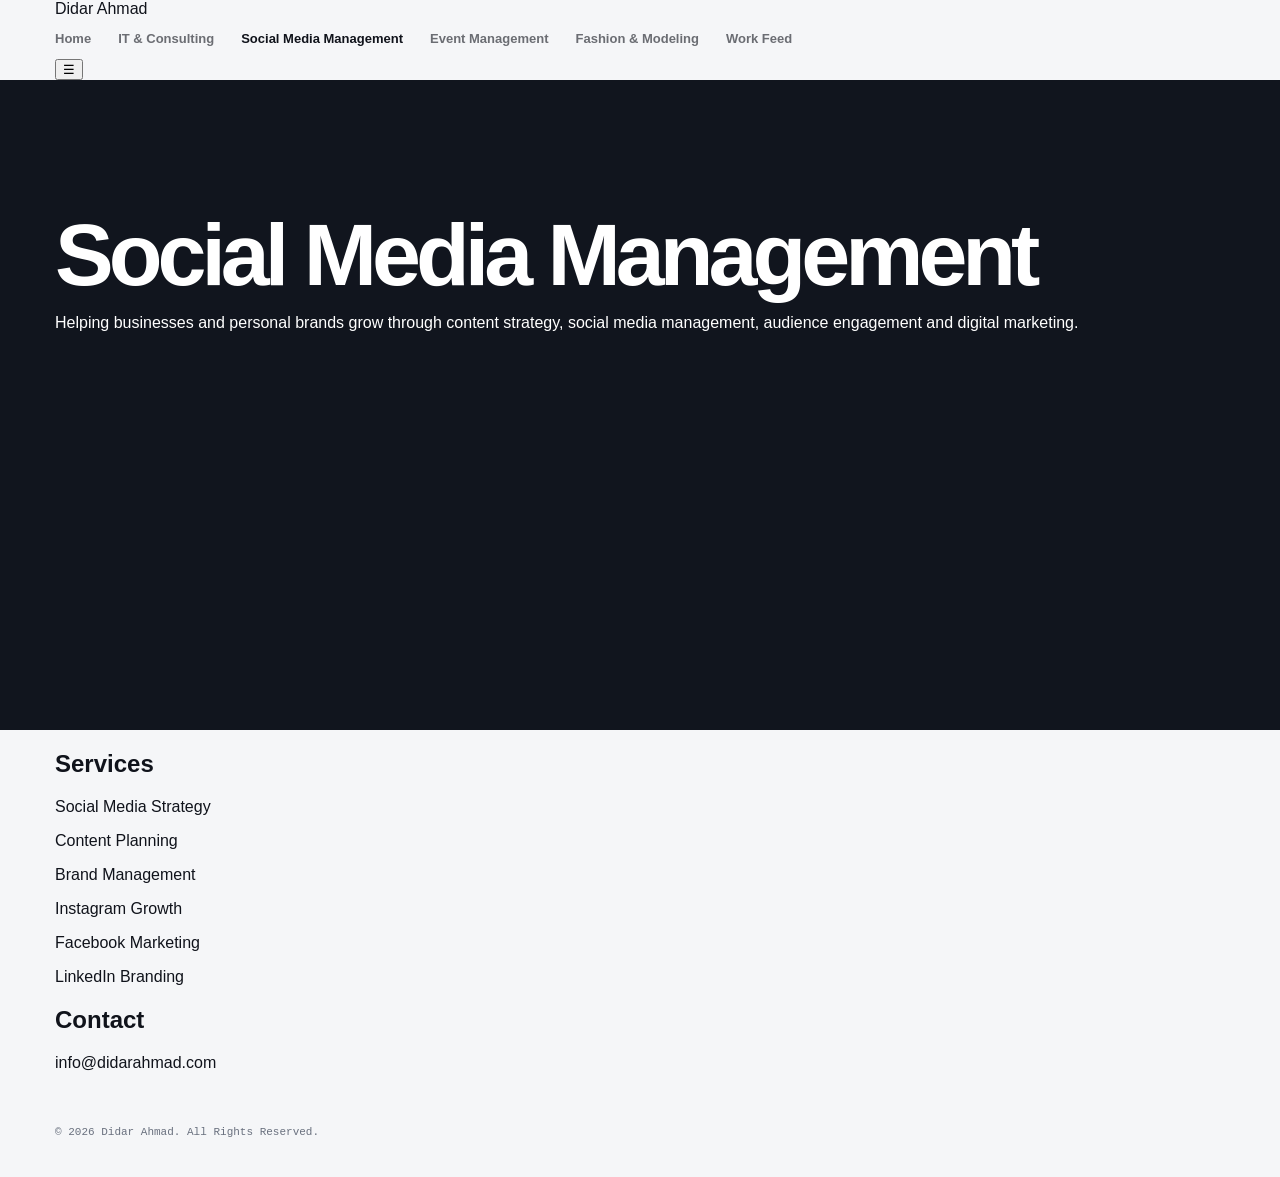
<file: social-media.html>
<!DOCTYPE html>
<html lang="en">

<head>

    <meta charset="UTF-8">
    <meta name="viewport" content="width=device-width, initial-scale=1.0">

    <title>Social Media Management | Didar Ahmad</title>

    <link rel="icon" type="image/svg+xml" href="favicon.svg?v=1">
    <link rel="alternate icon" href="favicon.svg?v=1">
    <meta name="theme-color" content="#667eea">
    <link rel="stylesheet" href="css/style.css">

</head>

<body>

<header class="header">

    <div class="container">

        <nav class="navbar">

            <a href="index.html" class="logo">
                Didar Ahmad
            </a>

            <ul class="nav-links" id="navLinks">

                <li><a href="index.html">Home</a></li>

                <li><a href="consulting.html">IT & Consulting</a></li>

                <li><a href="social-media.html" class="active">Social Media Management</a></li>

                <li><a href="event-management.html">Event Management</a></li>

                <li><a href="modeling.html">Fashion & Modeling</a></li>

            </ul>

            <button class="menu-toggle" id="menuToggle">☰</button>

        </nav>

    </div>

</header>

<section class="hero">

    <div class="container hero-content">

        <div class="hero-text">

            <h1>Social Media Management</h1>

            <p>

                Helping businesses and personal brands grow through
                content strategy, social media management, audience
                engagement and digital marketing.

            </p>

        </div>

    </div>

</section>

<section class="about">

    <div class="container">

        <h2>Services</h2>

        <p>Social Media Strategy</p>
        <p>Content Planning</p>
        <p>Brand Management</p>
        <p>Instagram Growth</p>
        <p>Facebook Marketing</p>
        <p>LinkedIn Branding</p>

    </div>

</section>

<section class="contact">

    <div class="container">

        <h2>Contact</h2>

        <p>info@didarahmad.com</p>

    </div>

</section>

<footer class="footer">

    <div class="container">

        <p>© 2026 Didar Ahmad. All Rights Reserved.</p>

    </div>

</footer>

<script src="js/script.js"></script>

</body>

</html>
</file>
<file: styles.css>
:root{--ink:#14151a;--paper:#f5f4f1;--line:#dedbd4;--accent:#c9ff36;--muted:#6a6870}*{box-sizing:border-box}html{scroll-behavior:smooth}body{margin:0;background:var(--paper);color:var(--ink);font:16px/1.6 Manrope,Arial,sans-serif}.wrap{width:min(1120px,calc(100% - 40px));margin:auto}.header{position:sticky;top:0;z-index:10;background:#f5f4f1e8;backdrop-filter:blur(14px);border-bottom:1px solid #dedbd466}.nav{height:76px;display:flex;align-items:center;justify-content:space-between}.brand{font:800 22px 'DM Mono',monospace;letter-spacing:-2px}.brand span{color:#8eb800}.links{display:flex;gap:25px;align-items:center;font-size:13px;font-weight:800}.links a{opacity:.65}.links a:hover{opacity:1}.links .contact-link{opacity:1;background:var(--ink);color:#fff;padding:10px 15px;border-radius:4px}.menu-button{display:none;border:0;background:none;font:700 12px Manrope}.hero{min-height:580px;padding:120px 0 80px;background:radial-gradient(circle at 80% 30%,#dae99b 0,transparent 28%),radial-gradient(circle at 62% 75%,#efcec3 0,transparent 24%)}.eyebrow{margin:0 0 16px;color:#687100;font:500 11px 'DM Mono',monospace;letter-spacing:1.2px;text-transform:uppercase}.hero h1,h2{margin:0;letter-spacing:-.075em;line-height:.93}.hero h1{font-size:clamp(60px,10vw,125px)}.hero h1 em{font-style:normal;color:#779500}.intro{max-width:500px;margin:31px 0;font-size:18px;color:#4f4d54}.button{display:inline-flex;gap:20px;align-items:center;background:var(--ink);color:#fff;padding:14px 19px;border-radius:4px;font-size:13px;font-weight:800}.button span{color:var(--accent);font-size:20px}.section{padding:110px 0}.dark{background:#17181d;color:#fff}.dark .eyebrow{color:var(--accent)}.pale{background:#ece9e2}.section-head{display:flex;justify-content:space-between;align-items:end;gap:30px;margin-bottom:48px}.section-head h2{font-size:clamp(46px,7vw,80px)}.side-copy{max-width:300px;margin:0;color:var(--muted);font-size:14px}.dark .side-copy{color:#bcbac2}.text-link{font-size:13px;font-weight:800;color:inherit}.video-grid,.post-grid{display:grid;grid-template-columns:repeat(3,1fr);gap:18px}.video-card,.post{background:#fff;color:var(--ink);border-radius:5px;overflow:hidden}.video-card img{display:block;width:100%;aspect-ratio:16/9;object-fit:cover}.video-card div,.post{padding:20px}.video-card h3,.post h3{margin:8px 0 0;font-size:17px;line-height:1.35;letter-spacing:-.03em}.video-card small,.post time{font:500 10px 'DM Mono',monospace;color:var(--muted);text-transform:uppercase}.loading{grid-column:1/-1;color:#bbb}.gallery{display:grid;grid-template-columns:1.25fr 1fr 1fr;grid-template-rows:260px 260px;gap:16px}.gallery figure{position:relative;margin:0;overflow:hidden;background:#d7d3cb}.gallery-feature{grid-row:span 2}.gallery img{height:100%;width:100%;object-fit:cover}.gallery figcaption{position:absolute;bottom:14px;left:14px;background:#fffffff2;padding:6px 9px;font:500 10px 'DM Mono',monospace}.asset-note{font-size:12px;color:var(--muted)}.post{border:1px solid var(--line)}.post p{margin:12px 0 16px;color:var(--muted);font-size:14px}.post a{font-size:13px;font-weight:800}.footer{display:flex;justify-content:space-between;padding:27px 0;font:500 11px 'DM Mono',monospace;color:var(--muted)}a{color:inherit;text-decoration:none}@media(max-width:700px){.menu-button{display:block}.links{display:none;position:absolute;top:76px;left:0;right:0;padding:20px;background:var(--paper);border-bottom:1px solid var(--line);flex-direction:column;align-items:flex-start}.links.open{display:flex}.hero{min-height:500px}.section{padding:76px 0}.section-head{align-items:start;flex-direction:column}.video-grid,.post-grid{grid-template-columns:1fr}.gallery{grid-template-columns:1fr 1fr;grid-template-rows:260px 200px 200px}.gallery-feature{grid-column:span 2;grid-row:auto}.footer{gap:15px;flex-direction:column}}
.youtube-hero{position:relative;overflow:hidden;padding:125px 0 100px;background:#d41717;color:#fff}.youtube-hero h1{font-size:clamp(56px,9vw,112px)}.youtube-hero .eyebrow{color:#fff}.youtube-hero p:not(.eyebrow){max-width:470px;font-size:18px;position:relative}.youtube-orbits i{position:absolute;display:block;border:1px solid #ffffff55;border-radius:50%;right:-70px;top:30px;width:360px;height:360px}.youtube-orbits i:nth-child(2){width:550px;height:550px;right:-160px;top:-60px}.youtube-orbits i:nth-child(3){width:740px;height:740px;right:-250px;top:-150px}.play-mark{position:absolute;right:max(12vw,50px);top:160px;font-size:110px;color:#fff}.creator-card{max-width:720px;margin-bottom:24px;padding:30px;background:#fff;border:1px solid var(--line);border-radius:6px}.creator-card h3{margin:0 0 8px;font-size:21px}.creator-card p{margin:0;color:var(--muted)}.channel-list{display:grid;grid-template-columns:repeat(3,1fr);gap:14px}.channel-list a{display:flex;align-items:center;gap:12px;padding:18px;background:#17181d;color:#fff;border-radius:6px}.channel-list a:hover{transform:translateY(-3px)}.channel-list span:nth-child(2){display:grid;gap:2px}.channel-list small{color:#bbbbc1}.channel-list strong{margin-left:auto}.channel-icon{display:grid;place-items:center;width:42px;height:42px;border-radius:50%;background:var(--accent);color:#17181d;font:700 12px 'DM Mono',monospace}.active{opacity:1!important}@media(max-width:700px){.youtube-hero{padding:95px 0 70px}.play-mark{display:none}.channel-list{grid-template-columns:1fr}}
.youtube-feature{display:flex;align-items:center;gap:24px;padding:30px;background:#fff;color:var(--ink);border-radius:7px;transition:transform .2s}.youtube-feature:hover{transform:translateY(-4px)}.youtube-feature-icon{display:grid;place-items:center;width:68px;height:68px;border-radius:50%;background:#e31818;color:#fff;font-size:25px}.youtube-feature span{display:grid;gap:4px}.youtube-feature small{font:500 10px 'DM Mono',monospace;color:var(--muted);text-transform:uppercase}.youtube-feature strong{font-size:25px;letter-spacing:-.04em}.youtube-feature em{font-size:14px;font-style:normal;color:var(--muted)}.youtube-feature>b{margin-left:auto;font-size:28px}.social-links-grid{display:grid;grid-template-columns:repeat(3,1fr);gap:14px}.social-links-grid a{display:flex;align-items:center;gap:15px;min-height:124px;padding:20px;background:#fff;border:1px solid var(--line);border-radius:6px;transition:transform .2s}.social-links-grid a:hover{transform:translateY(-4px);border-color:#a7b85d}.social-links-grid a>div{display:grid;gap:5px}.social-links-grid b{font-size:12px;text-transform:uppercase;letter-spacing:.08em;color:#687100}.social-links-grid span{font-size:17px;font-weight:800;letter-spacing:-.03em}.social-icon{display:grid;flex:0 0 46px;place-items:center;width:46px;height:46px;border-radius:13px;font-style:normal;font-size:25px;font-family:Arial,sans-serif;font-weight:800}.social-icon.instagram{background:linear-gradient(135deg,#8239a5,#df2764 55%,#f5a126);color:#fff}.social-icon.snapchat{background:#fffc00;color:#111;font-size:27px}.social-icon.youtube{background:#e31818;color:#fff;font-size:19px}.contact-section{padding:105px 0;background:#101116;color:#fff}.contact-section .eyebrow{color:var(--accent)}.contact-section h2{max-width:760px;font-size:clamp(45px,7vw,80px)}.contact-section h2 em{font-style:normal;color:var(--accent)}.contact-actions{display:flex;align-items:center;flex-wrap:wrap;gap:24px;margin-top:35px}.contact-actions .button{background:var(--accent);color:var(--ink)}.contact-text{font-size:13px;font-weight:800;color:#fff;border-bottom:1px solid #ffffff55}@media(max-width:700px){.social-links-grid{grid-template-columns:1fr}.youtube-feature{align-items:flex-start}.youtube-feature>b{display:none}.contact-actions{align-items:flex-start;flex-direction:column}}
</file>
<file: css/style.css>
:root{--ink:#10131b;--surface:#f5f6f8;--line:#dce0e7;--blue:#3d5afe;--lime:#d7ff45;--muted:#69707e}*{box-sizing:border-box}html{scroll-behavior:smooth}body{margin:0;color:var(--ink);background:var(--surface);font-family:Manrope,Arial,sans-serif;font-size:16px}a{color:inherit;text-decoration:none}.container{width:min(1170px,calc(100% - 48px));margin:auto}.site-header{position:sticky;top:0;z-index:30;background:#f5f6f8e8;backdrop-filter:blur(14px);border-bottom:1px solid #dce0e766}.nav{height:78px;display:flex;align-items:center;justify-content:space-between}.brand{font:800 22px 'DM Mono',monospace;letter-spacing:-2px}.brand span{color:var(--blue)}.nav-links{display:flex;align-items:center;gap:27px;padding:0;list-style:none;font-size:13px;font-weight:700}.nav-links a{opacity:.6}.nav-links a:hover,.nav-links .active{opacity:1}.nav-links .nav-cta{opacity:1;background:var(--ink);color:white;padding:11px 16px;border-radius:5px}.nav-toggle{display:none;border:0;background:transparent;font-size:20px}.hero{min-height:650px;position:relative;overflow:hidden;background:#11151e;color:#fff}.hero-art{position:absolute;inset:0;background:linear-gradient(90deg,#11151e 0%,#11151ee8 32%,#11151e22 70%),url('../images/it-3d-hero.png') right center/cover no-repeat}.hero-content{position:relative;padding:132px 0 100px}.eyebrow{margin:0 0 19px;color:var(--blue);font:500 11px 'DM Mono',monospace;letter-spacing:1.1px;text-transform:uppercase}.hero h1,.section h2,.cta h2{margin:0;font-size:clamp(48px,7vw,88px);line-height:.98;letter-spacing:-5px}.hero h1 em,.cta h2 em{font-style:normal;color:var(--lime)}.hero-copy{width:min(480px,100%);margin:28px 0;color:#c5cbd5;line-height:1.7}.hero-actions{display:flex;align-items:center;gap:26px}.button{display:inline-flex;gap:16px;align-items:center;padding:15px 19px;border-radius:5px;font-size:13px;font-weight:800;transition:transform .2s}.button:hover{transform:translateY(-3px)}.button-primary{background:var(--lime);color:#12161e}.text-link{font-size:13px;font-weight:800}.trust{border-bottom:1px solid var(--line);background:#fff}.trust .container{display:flex;align-items:center;justify-content:space-between;padding:24px 0}.trust p{margin:0;font:500 10px 'DM Mono',monospace;color:var(--muted);letter-spacing:.6px}.trust div{display:flex;gap:35px;font-weight:800;font-size:13px}.section{padding:124px 0}.section-heading{margin-bottom:58px}.section h2{font-size:clamp(40px,5vw,66px)}.service-list{border-top:1px solid var(--line)}.service-list article{display:grid;grid-template-columns:85px 1fr 40px;gap:20px;padding:28px 0;border-bottom:1px solid var(--line);align-items:start}.service-list span,.project p{font:500 11px 'DM Mono',monospace;color:var(--blue)}.service-list h3{margin:0 0 8px;font-size:21px;letter-spacing:-1px}.service-list p{max-width:580px;margin:0;color:var(--muted);line-height:1.65;font-size:14px}.service-list a{justify-self:end;font-size:25px}.dark{background:#121722;color:white}.dark .eyebrow{color:var(--lime)}.process-grid{display:grid;grid-template-columns:1fr 1fr;gap:100px}.process-grid ol{margin:0;padding:0;list-style:none}.process-grid li{display:grid;grid-template-columns:145px 1fr;padding:19px 0;border-top:1px solid #343b49;font-size:14px}.process-grid li:last-child{border-bottom:1px solid #343b49}.process-grid b{font-size:15px}.process-grid span{color:#abb2bf;line-height:1.6}.split{display:flex;justify-content:space-between;align-items:end}.split>p{max-width:270px;color:var(--muted);line-height:1.6;font-size:14px}.project-grid{display:grid;grid-template-columns:1.2fr 1.2fr .8fr;gap:18px}.project{min-height:350px;border-radius:8px;padding:22px;overflow:hidden;display:flex;flex-direction:column;justify-content:flex-end;position:relative}.project p,.project h3{z-index:1;margin:0}.project h3{font-size:18px;letter-spacing:-.8px}.project-one{background:#c9dcff}.project-two{background:#fcdb89}.project-three{background:#cbd5ff}.project-window{position:absolute;inset:45px 20px 100px;background:#f8f8f9;border-radius:5px;box-shadow:12px 15px 0 #5a79bd}.project-window i{display:inline-block;width:7px;height:7px;margin:10px 0 0 9px;border-radius:50%;background:#5c6d8d}.mock-lines{height:45%;margin:42px;background:linear-gradient(#3d5afe 0 0) 0 0/70% 12px no-repeat,linear-gradient(#ccd3e3 0 0) 0 28px/100% 8px no-repeat,linear-gradient(#ccd3e3 0 0) 0 50px/82% 8px no-repeat}.project-dashboard{position:absolute;inset:58px 25px 95px;display:grid;grid-template-columns:1fr 1fr;gap:12px}.project-dashboard div{background:#242940;border-radius:5px;box-shadow:inset 0 -45px #3d5afe}.project-dashboard div:nth-child(2){box-shadow:inset 0 -75px #e95e47}.project-dashboard div:nth-child(3){grid-column:span 2;box-shadow:inset 0 -30px #f7f5eb}.project-phone{position:absolute;width:135px;height:230px;background:#121722;border:8px solid #232c47;border-radius:20px;top:42px;left:50%;transform:translateX(-50%);box-shadow:15px 15px #8c9aec}.project-phone div{height:48%;margin:30px 12px;background:linear-gradient(145deg,#d7ff45,#3d5afe);border-radius:10px}.cta{padding:115px 0;background:var(--blue);color:#fff}.cta .eyebrow{color:var(--lime)}.cta h2{margin-bottom:33px}.button-light{background:white;color:var(--ink)}.footer{display:flex;justify-content:space-between;padding:27px 0;color:var(--muted);font-size:11px;font-family:'DM Mono',monospace}.footer a{color:var(--ink)}.page-hero{padding:105px 0 80px;background:#121722;color:white}.page-hero h1{margin:0;font-size:clamp(48px,7vw,82px);line-height:1;letter-spacing:-4px}.page-hero p{max-width:560px;margin:23px 0 0;color:#c4cbd5;line-height:1.7}.video-grid,.social-grid{display:grid;grid-template-columns:repeat(3,1fr);gap:18px}.video-card{background:white;border:1px solid var(--line);border-radius:8px;overflow:hidden}.video-thumb{aspect-ratio:16/9;background:linear-gradient(135deg,#26366e,#10131b);display:grid;place-items:center;color:var(--lime);font-size:38px}.video-card div:last-child{padding:18px}.video-card h3{margin:0 0 7px;font-size:16px}.video-card p{margin:0;color:var(--muted);font-size:12px}.notice{padding:18px 20px;background:#e7eaff;border-left:4px solid var(--blue);font-size:13px;line-height:1.6}.portfolio-grid{display:grid;grid-template-columns:1.12fr .88fr;gap:18px}.model-main,.model-grid img{width:100%;height:100%;object-fit:cover;border-radius:8px}.model-main{height:620px}.model-grid{display:grid;grid-template-columns:1fr 1fr;gap:18px}.model-grid img{height:301px}.social-grid{margin-top:45px}.social-card{background:white;padding:24px;border:1px solid var(--line);border-radius:8px}.social-card p{margin:8px 0 17px;color:var(--muted);font-size:13px}.social-card a{font-size:13px;font-weight:800;color:var(--blue)}@media(max-width:760px){.container{width:min(100% - 32px,1170px)}.nav-toggle{display:block}.nav-links{display:none;position:absolute;top:78px;left:0;right:0;padding:18px 24px;background:var(--surface);flex-direction:column;align-items:flex-start;border-bottom:1px solid var(--line)}.nav-links.open{display:flex}.hero-art{background:linear-gradient(90deg,#11151ef2,#11151ea6),url('../images/it-3d-hero.png') 68% center/cover}.hero-content{padding:105px 0 90px}.hero h1,.section h2,.cta h2{letter-spacing:-3px}.trust .container,.split,.footer{align-items:flex-start;flex-direction:column;gap:16px}.trust div{gap:14px;flex-wrap:wrap}.section{padding:76px 0}.service-list article{grid-template-columns:35px 1fr}.service-list a{display:none}.process-grid,.portfolio-grid{grid-template-columns:1fr;gap:48px}.process-grid li{grid-template-columns:90px 1fr}.project-grid,.video-grid,.social-grid{grid-template-columns:1fr}.project{min-height:290px}.model-main{height:430px}.model-grid img{height:200px}.footer{padding:25px 0}.page-hero{padding:78px 0 62px}}
</file>
<file: css/refined.css>
@import url('experience.css');

img{
    max-width:100%;
    height:auto;
    display:block;
}

/* YouTube avatar styling: circular, consistent size, and spacing */
.yt-avatar{border-radius:50%;width:48px;height:48px;object-fit:cover;margin-right:12px;vertical-align:middle;display:inline-block}
@media(max-width:760px){.yt-avatar{width:40px;height:40px;margin-right:8px}}

/* Social card header: avatar + bold channel name */
.social-card .card-header{display:flex;align-items:center;gap:12px;margin-bottom:12px}
.social-card .card-header .yt-avatar{width:56px;height:56px;margin-right:12px}
.social-card h3{margin:0;font-weight:800;font-size:1.05rem}

/* Ensure avatar inside link doesn't break card layout */
.social-card a{display:inline-flex;align-items:center;gap:8px}


/* Refined IT visual system: no raster background, only dimensional technology shapes. */
.hero{perspective:1400px;background:radial-gradient(circle at 76% 46%,#194c77 0,#0d2743 24%,#07182a 52%,#050b14 100%)}.hero::before{content:'';position:absolute;inset:0;background:linear-gradient(90deg,#050b14 0%,#07182ad9 47%,#07182a44 100%),linear-gradient(#8cd4ff0f 1px,transparent 1px),linear-gradient(90deg,#8cd4ff0f 1px,transparent 1px);background-size:auto,50px 50px,50px 50px;mask-image:linear-gradient(to bottom,#000,transparent)}.hero-art{display:none}.orbital{border-color:#8cd4ff80}.orbital-two{border-color:#bbf0ff70}.orbital-three{border-color:#58b6ff88;box-shadow:0 0 90px #47b5ff55}.tech-chip{border-color:#bceaff66;background:#0a1e34cc;color:#c7f2ff}.chip-three{color:#a7dcff}.hero .eyebrow,.hero-metrics b{color:#8edbff}.hero h1 em{color:#b7edff}.button-primary{background:#d4f3ff;color:#071827}.hero-metrics{color:#bfcddd}
.portfolio-socials{display:flex;gap:10px;flex-wrap:wrap;margin-top:27px}.social-pill{display:inline-flex;align-items:center;gap:8px;padding:10px 13px;border:1px solid #ffffff4d;border-radius:999px;background:#ffffff12;font-size:12px;font-weight:800;transition:.2s}.social-pill:hover{background:#fff;color:#111827;transform:translateY(-2px)}.social-pill b{display:grid;place-items:center;width:20px;height:20px;border-radius:50%;background:#fff;color:#111827;font-size:10px}.social-pill.snap b{background:#ffe94d}.social-pill.youtube b{background:#ff4545;color:#fff}
@media(max-width:760px){.hero{background:radial-gradient(circle at 78% 34%,#1a527e,#08182a 48%,#050b14 100%)}}
</file>
